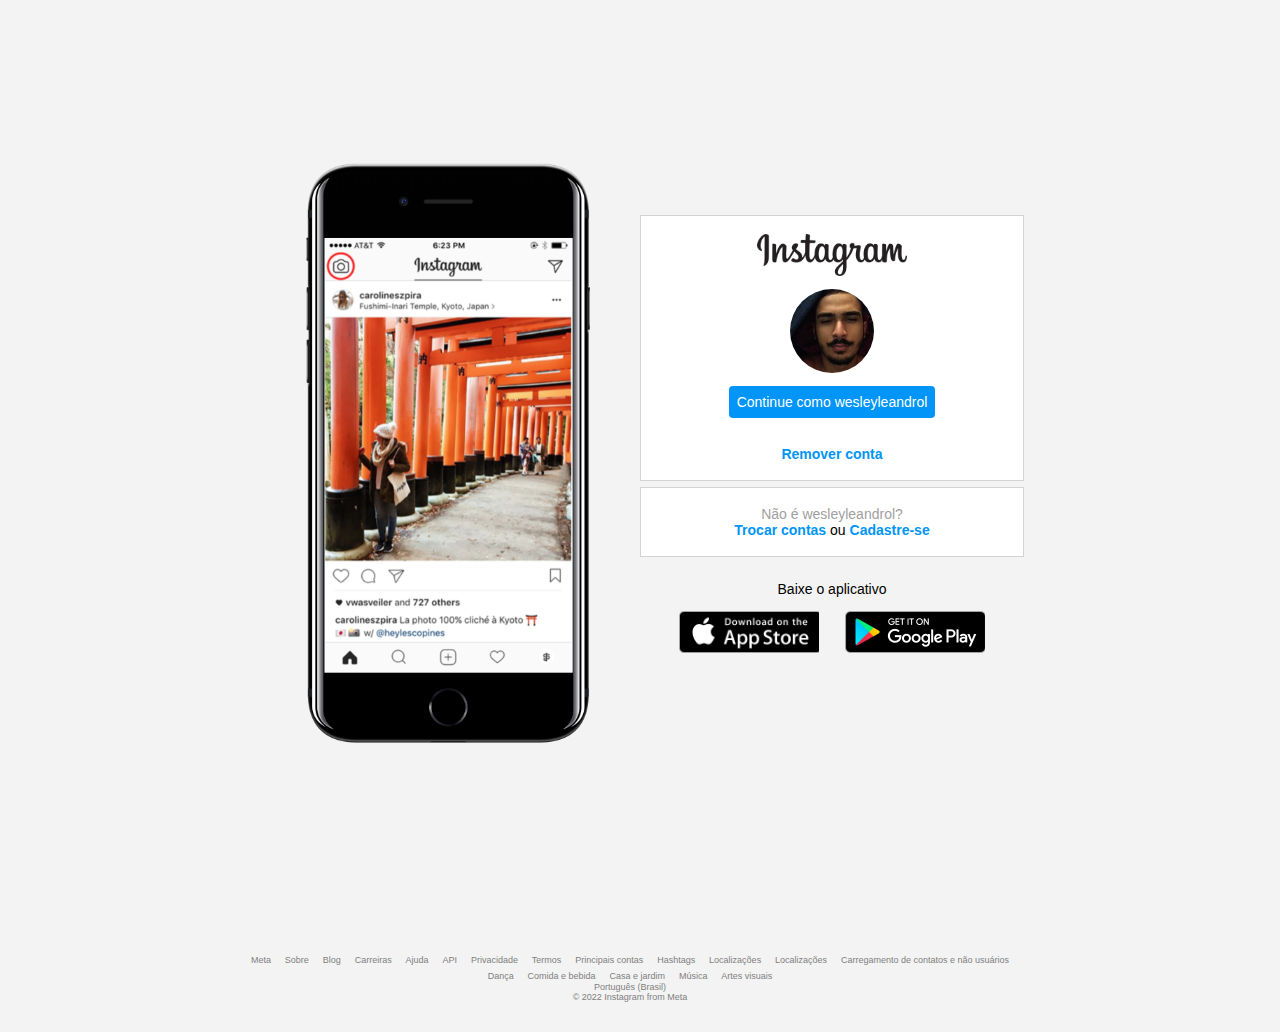
<file: index.html>
<!DOCTYPE html>
<html lang="en">
<head>
    <meta charset="UTF-8">
    <meta name="viewport" content="width=device-width, initial-scale=1.0">
    <link rel="stylesheet" href="style.css">
    <link rel="shortcut icon" href="image/instagram-logo.ico" type="image/x-icon">
    <title>Instagram</title>
</head>
<body>
    <div class="flex-container">
        <div class="instagram-wrapper">
            <div class="instagram-phone">
                <img src="image/instacel1.png" alt="celular">
            </div>
            
            <div class="instagram-continue">
                <div class="group">
                    <img src="image/instagram-logo.png" class="instagram-logo" alt="instagram logo">
                    <div class="profile-photo">
                        <img src="image/foto-de-perfil.jpg" alt="foto de perfil">
                    </div>
                    <a href="#" class="instagram-login">Continue como wesleyleandrol</a>
                    <a href="#" class="instagram-logout">Remover conta</a>
                </div>
                            <hr size="1" width="90%">
                <div class="group">
                    <p class="not-account">Não é wesleyleandrol?</p>
                    <p class="not-account">
                        <div class="links">
                            <span class="link-blue"><a href="#">Trocar contas</a></span>
                            ou
                            <span class="link-blue"><a href="#">Cadastre-se</a></span>
                        </div>
                    </p>
                </div>
                <div class="get-the-app">
                    <p class="get-app">Baixe o aplicativo</p>
                    <div class="download">
                        <a href="#" class="app-download"></a>
                        <a href="#" class="app-download"></a>
                    </div>
                
                </div>
                <div class="meta">
                    <p style="font-size: 12px; color:gray">from</p>
                    <div><img src="image/meta.png" alt=""><p>Meta</p></div>
                </div>
            </div>
        </div>
    </div>
    <footer>
        <div class="item1">
            <div class="itemFilho1">
                    <a href="">Meta</a>
                    <a href="">Sobre</a>
                    <a href="">Blog</a>
                    <a href="">Carreiras</a>
                    <a href="">Ajuda</a>
                    <a href="">API</a>
                    <a href="">Privacidade</a>
                    <a href="">Termos</a>
                    <a href="">Principais contas</a>
                    <a href="">Hashtags</a>
                    <a href="">Localizações</a>
                    <a href="">Localizações</a>
                    <a href="">Carregamento de contatos e não usuários</a>
            </div>

            <div class="itemFilho2">
                    <a href="">Dança</a>
                    <a href="">Comida e bebida</a>
                    <a href="">Casa e jardim</a>
                    <a href="">Música</a>
                    <a href="">Artes visuais</a>
            </div>

        </div>

        <div class="item2">
                <p>Português (Brasil)</p>
                <p>© 2022 Instagram from Meta</p>
        </div>
    </footer>
</body>
</html>
</file>
<file: style.css>
* {
    padding: 0;
    margin: 0;
    box-sizing: border-box;
    text-decoration: none;
    font-family: sans-serif;
    font-size: 14px;
}
body{
    background-color: rgb(243, 243, 243);
    min-width: 320px;
}
.flex-container {
    width: 100%;
    min-height: 100vh;
    margin: 0 0 50px 0;
    padding: 0;
    display: flex;
    justify-content: center;
}

.instagram-wrapper {
    display: flex;
    align-items: center;
    justify-content: start;
    width: 60%;
    height: 100vh;
}

.instagram-phone {
    display: flex;
    align-items: center;
    justify-content: center;
    width: 50%;
}

.instagram-phone img {
    height: 50rem;
}

.instagram-continue {
    display: flex;
    align-items: center;
    justify-content: space-around;
    flex-direction: column;
    width: 50%;
    min-height: 34rem;
}

.group {
    display: flex;
    justify-content: space-between;
    align-items: center;
    flex-direction: column;
    background-color: #ffffff;
    width: 100%;
    padding: 1.3rem 0;
    border: 1px solid lightgray;
}

.group .links a{
    color: #0095f6;
}

.group:nth-child(1) {
    min-height: 19rem;
}

.instagram-logo {
    height: 3rem;
}

.profile-photo {
    display: flex;
    justify-content: center;
    align-items: center;
    border-radius: 50%;
    overflow: hidden;
}

.profile-photo img {
    height: 6rem;
}

.instagram-login {
    background-color: #0095f6;
    color: #ffffff;
    padding: 8px;
    border-radius: 4px;
}

.instagram-logout {
    color: #0095f6;
    margin-top: 1rem;
    font-weight: bold;
}

.not-account {
    color: rgb(160, 160, 160);
}

.link-blue {
    color: #0095f6;
    font-weight: bold;
}

.get-the-app {
    display: flex;
    flex-direction: column;
    align-items: center;
    justify-content: center;
    width: 100%;
    padding: 1.3rem 0;
}

.download {
    display: flex;
    width: 100%;
    justify-content: space-evenly;
    align-items: center;
    padding: 1rem;
}

.app-download {
    height: 3rem;
    width: 10rem;
    background-size: cover;
}

.app-download:nth-child(1) {
    background-image: url('image/apple-button.png');
}

.app-download:nth-child(2) {
    background-image: url('image/googleplay-button.png');
}

footer{
    display: flex;
    flex-direction: column;
    justify-content: space-between;
    text-align: center;
    margin: 30px 0;
    padding: 0 16px;
}
footer, footer a, footer p{
    font-size: 9px;
    color: gray;
    padding: 0 10px 0 0;
}
hr{
    display: none;
}

.meta{
    display: none;
}
@media (max-width: 1024px) {
    .instagram-wrapper {
        width: 90%;
    }

.item1{
    display: flex;
    flex-direction: column;
}
.itemFilho1{
    display: flex;
    flex-direction: row;
    justify-content: center;
}
.itemFilho2{
    display: flex;
    flex-direction: row;
    justify-content: center;
    padding: 5px;
}
.item2{
    display: flex;
    flex-direction: row;
    justify-content: center;
    padding: 5px;
}
}

@media (max-width: 650px) {
    body {
        background-color: #ffffff;
    }

    .traco{
        content: "";
        height: 1px;
        width: 80%;
        background-color: gray;
    }
    .instagram-wrapper {
        width: 90%;
    }

    .instagram-phone {
        display: none;
    }

    .instagram-continue {
        width: 100%;
    }
    
    .group {
        border: 1px solid transparent;
    }
    
    .get-the-app{
        display: none;
    }

    hr{
        display: block;
        margin: 0;
        padding: 0;
        opacity: 0.4;
    }

    .item1{
        display: flex;
        flex-direction: column;
        margin: 16px 16px;
    }
    .itemFilho1{
        display: flex;
        flex-direction: row;
        flex-wrap: wrap;
        justify-content: space-around;
    }
    .itemFilho1 a{
        margin-top: 5px; 
        font-size: 12px;
    }
    .itemFilho2{
        display: flex;
        flex-direction: row;
        flex-wrap: wrap;
        padding: 5px;
    }
    .itemFilho2 a{
        margin-top: 5px; 
        font-size: 12px;
    }
    .item2{
        display: flex;
        flex-direction: row;
        justify-content: center;
    }
    .item2 p{
        padding: 5px;
        font-size: 12px;
    }
    .meta{
        display: flex;
        flex-direction: column;
        text-align: center;
        position: relative;
        top: 50px;
    }
    .meta div{
        display: flex;
        align-items: center;
        justify-content: center;
        flex-direction: row;
    }
    .meta div img{
        width: 20%;
    }
}
</file>
